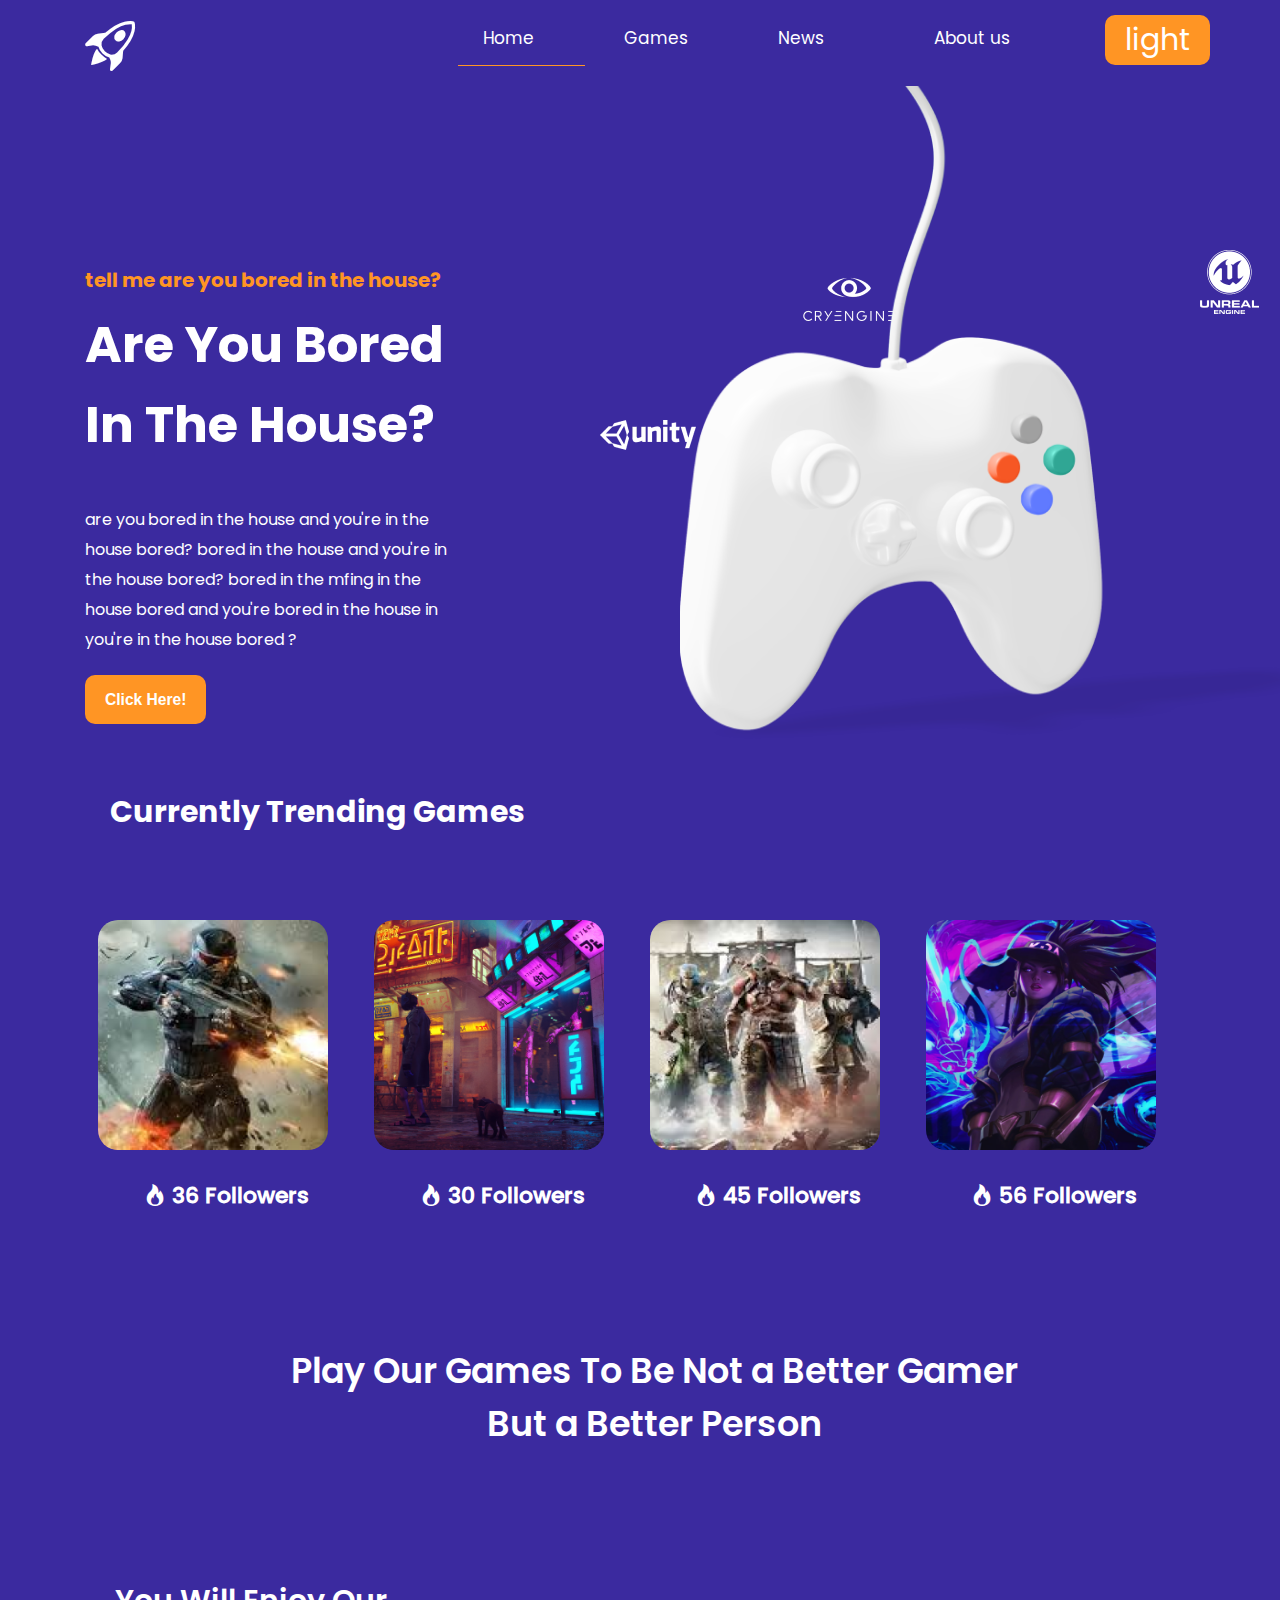
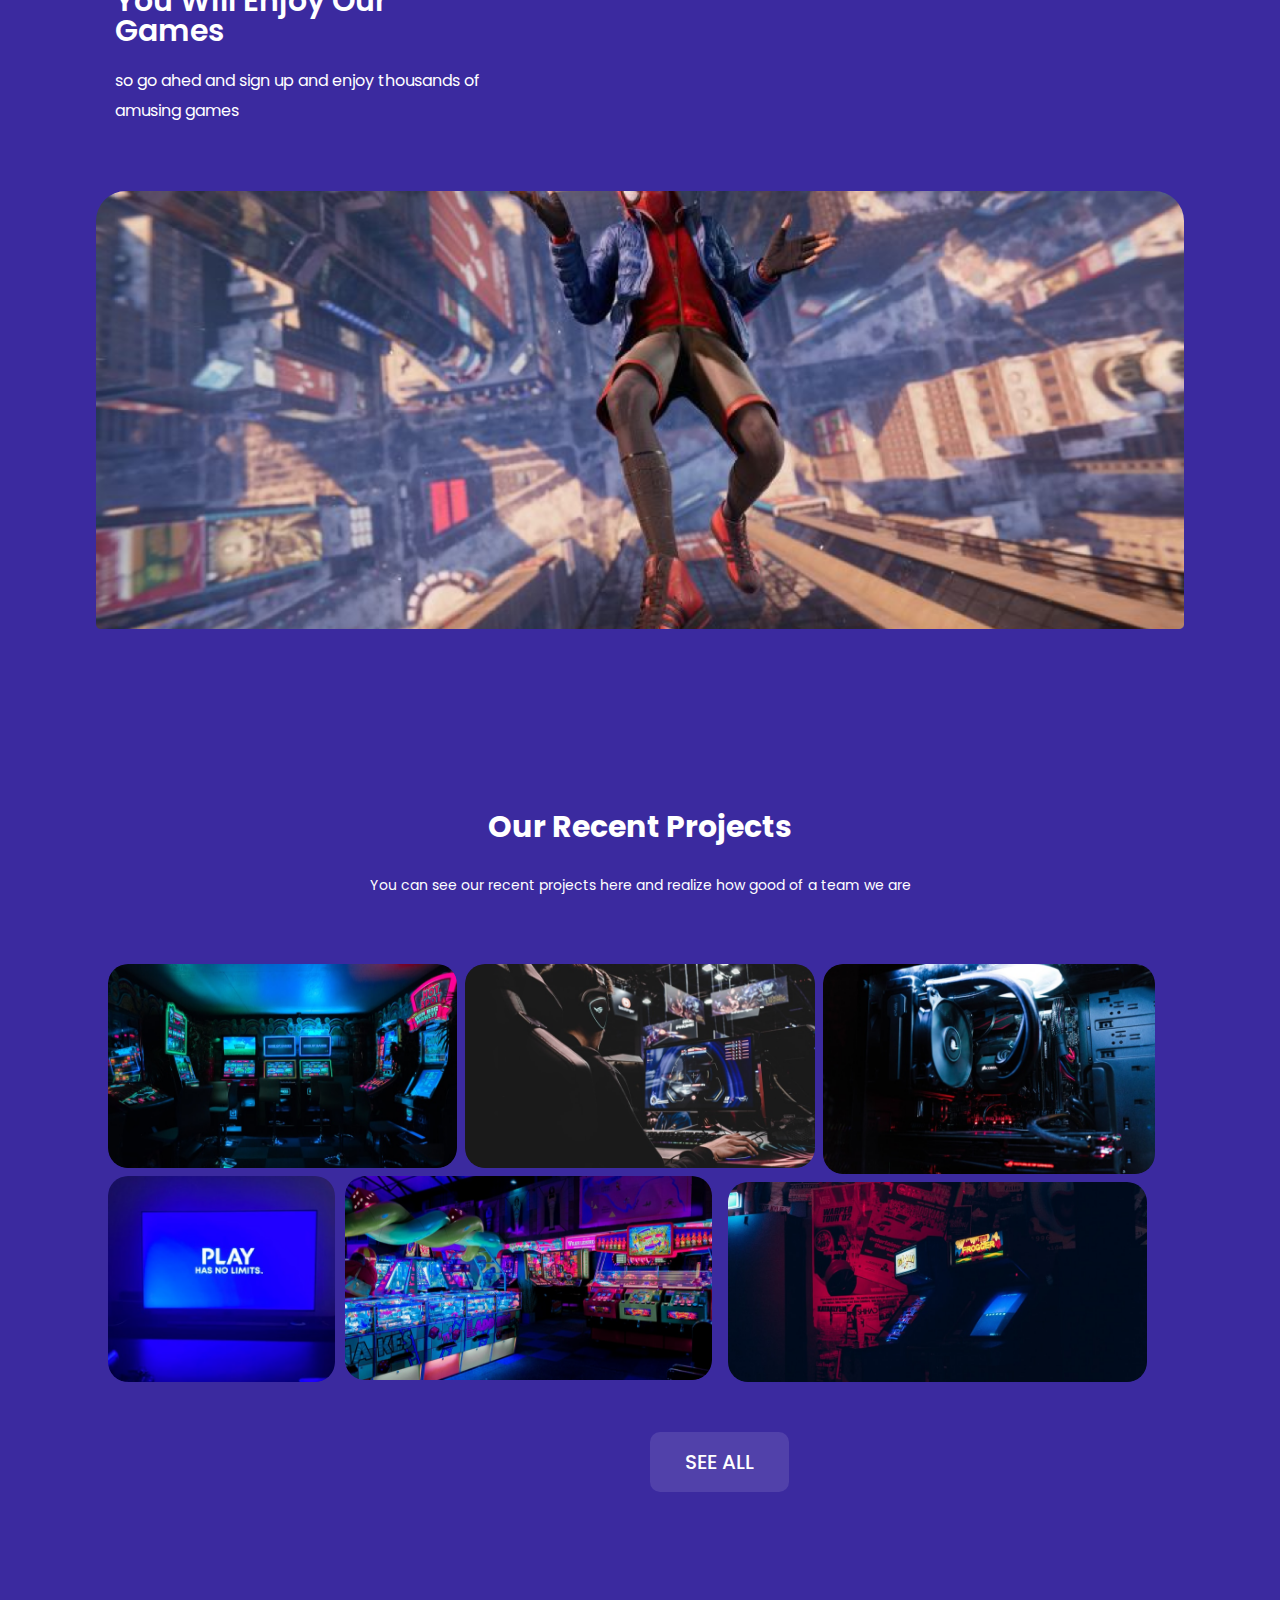
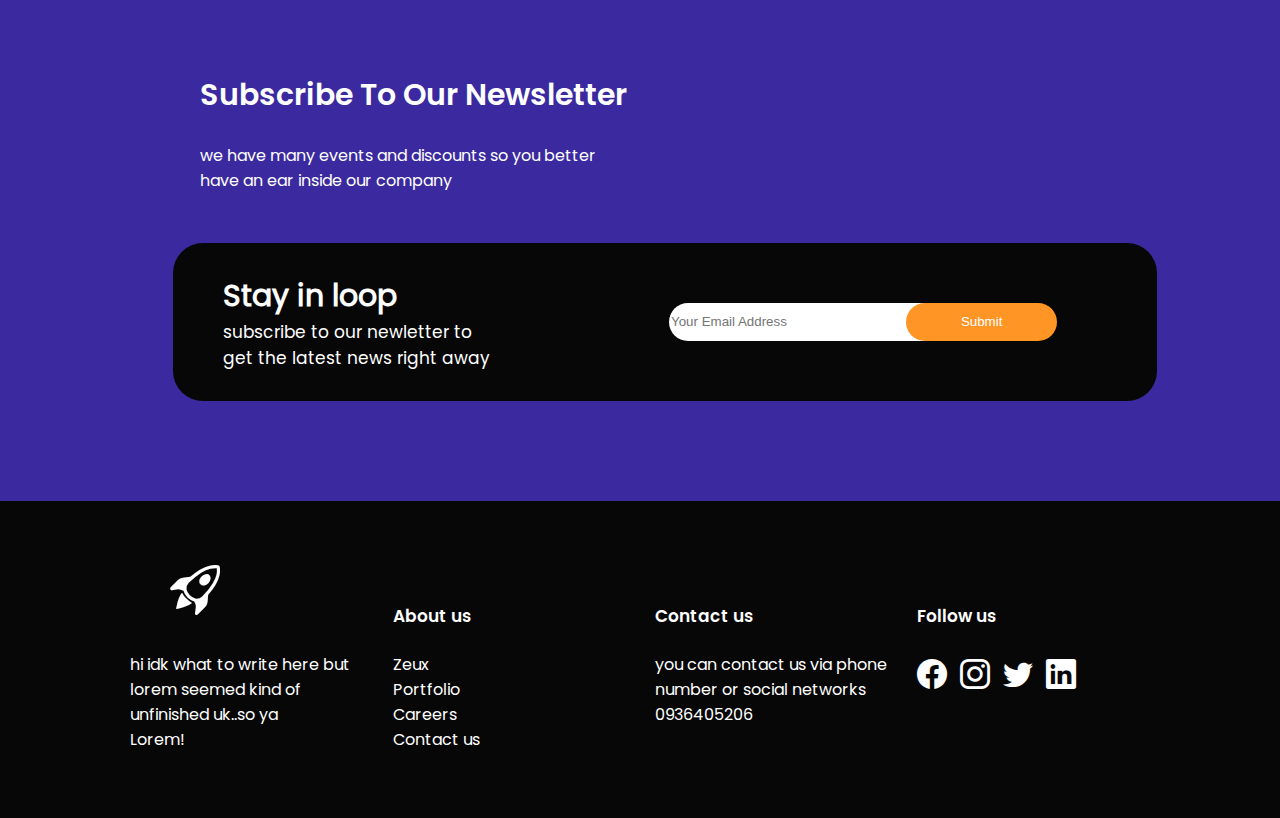
<file: index.html>
<!DOCTYPE html>
<html lang="en">
<head>
    <meta charset="UTF-8">
    <meta name="viewport" content="width=device-width, initial-scale=1.0">

    
  <!-- I just Got The Icons From Bootstrap Icons -->
    <link href=" https://cdn.jsdelivr.net/npm/bootstrap-icons@1.11.3/font/bootstrap-icons.min.css " rel="stylesheet">
   
    <link rel="stylesheet" href="./scripts/main.css">

    <meta name="description" content="Free Web Game Website">
    <link rel="icon" type="image/x-icon" href="./assets/images/favicon2.png">
    <title>GAMiFY</title>

    
</head>



  

<body>
    <header>
      <nav class="navbar navbar-expand-lg " id="navbar">
        <div class="navItemsCont">
          <div class="logo">
            <a class=" navItem" href="gi" style="padding-top: 0px; padding-bottom: 0px;"> <i class="bi bi-rocket-takeoff"></i></a>
          </div>
          
          <div class="options">
            <ul class="navbar-nav hotizontal ">
              <li class="nav-item">
                <a class=" text navItem activable" aria-current="page" href="./index.html">Home</a>
              </li>
              <li class="nav-item">
                <a class=" text navItem activable" href="./games.html">Games</a>
              </li>
              <li class="nav-item ">
                <a class=" text navItem activable" href="./news.html" role="button" data-bs-toggle="dropdown" aria-expanded="false">
                  News
                </a>
              </li>
              <li class="nav-item text activable ">
                <a class="nav-link navItem" href="./about.html" aria-disabled="true">About us</a>
              </li>

              <li class="nav-item text ">
                <button class=" navItem themeButton">light</button>
              </li>

            </ul>
          </div>
        </div>
      </nav>
    </header>

    <div class = "gameCtrlDiv section" id="section1">
       <img src="./assets/images/unity 1.png" class="unity">
       <img src="./assets/images/unreal 1.png" class="nintendo">
       <img src="./assets/images/cry 1.png" class="nvidia">
       
       <div class="sideText">
          <p class="lilOrange">tell me are you bored in the house?</p>
          <h1 class="sideTxtHeader">Are You Bored In The House?</h1>

          <p>
             are you bored in the house and you're in the house bored?
             bored in the house and you're in the house bored?
             bored in the mfing in the house bored and you're bored in the house in you're in the house bored ?
          </p>

          <a href="./games.html">
            <button class="btn btnSidetxt"><h3>Click Here!</h3></button>
          </a>
          
       </div>
     
       <img class="gameController" src="./assets/images/joy_stick.png">
    </div>

    
    
    <div class="trendingGames section" id="section2" >
        
        <h2 style="padding: 50px; font-size: 30px; padding-left: 110px; margin-top: 0px;">Currently Trending Games</h2>
        <ul>
          <li>
            <article>
              <img src="./assets/images/trend1.png">
              <h3 style="text-align: center;" class="large"><i class="bi bi-fire"></i> 36 Followers</h3>
            </article>
            
          </li>

          <li>
            <article>
              <img src="./assets/images/trend2.png">
              <h3 style="text-align: center;" class="large"><i class="bi bi-fire"></i> 30 Followers</h3>
            </article>
            
          </li>

          <li>
            <article>
              <img src="./assets/images/trend3.png">
              <h3 style="text-align: center;" class="large"><i class="bi bi-fire"></i> 45 Followers</h3>
            </article>
            
          </li>

          <li>
            <article>
              <img src="./assets/images/trend4.png">
              <h3 style="text-align: center;" class="large"><i class="bi bi-fire"></i> 56 Followers</h3>
            </article>
            
          </li>
        </ul>
    </div>

    <div class="midway section " id="section3">
        <h2 class="midwayTxt" style="margin: auto 270px ;">Play Our Games To Be Not a Better Gamer But a Better Person</h2>

        <div class="sideText" style="margin-left: 30px; margin-top: 60px;">
          
          <h1>You Will Enjoy Our Games</h1>

          <p>
             so go ahed and sign up and enjoy thousands of amusing games
            
          </p>
          
       </div>

        <img class="midwayImg" src="./assets/images/midwayspiderman.png">
    </div>
    <div class="ourProjects">
        <h2 style="text-align: center;">Our Recent Projects</h2>
        <p style="text-align: center;">You can see our recent projects here and realize how good of a team we are</p>

        <div class="row">

            <div class="column" >
                <img class="imgRad" src="./assets/images/colg1.png" style="width: 100%;">
                <img class="imgRad" src="./assets/images/colg5.png" style="width: 65%;">
                
            </div>
            <div class="column">
                <img class="imgRad" src="./assets/images/colg2.png" style="width: 100%;">
                <img class="imgRad" src="./assets/images/colg4.png" style="position: relative ; right : 120px ; width: 105%;">
            </div>
            <div class="column">
                <img class="imgRad" src="./assets/images/colg3.png" style="width: 95%;">
                <img class="imgRad" src="./assets/images/colg6.png" style="position: relative ; right : 95px ; width: 120%;">
                 
            </div>
        </div>

        <button>SEE ALL</button>
    </div>

    <div class="subscribe section" id="section4">

        <div style="margin-left: 50px;">
          <div style="margin-left: 150px; margin-bottom: 50px;" >
            <h2 style="margin-top: 0px;">Subscribe To Our Newsletter</h2>
            <p>we have many events and discounts so you better have an ear inside our company</p>
          </div>
         
          <form class="newsletterSub">
            <label for="fname">
              <div style="padding: 30px; padding-left: 50px; width:60%">
                <h2>Stay in loop</h2>
                <p>subscribe to our newletter to get the latest news right away</p>
              </div>
              
              </label>
              <br>
            <div class="inputEmailDiv">
              <input class="inputBoxEmail" type="text" id="fname" name="fname" placeholder="Your Email Address"><br>
              <input type="submit" value="Submit" class="submitEmailBut">
            </div>
          </form>
        </div>
    </div>

    <footer class="footerHome">
      <div class="container">
        <div class="row">

          <div class="footer-col" style="position: relative; bottom: 50px;">
            <h4><i class="bi bi-rocket-takeoff"></i></i></h4>
            <ul>
              <li><a href="#"><p>hi idk what to write here but lorem seemed kind of unfinished uk..so ya</p></a></li>
              <li><a href="#"><p>Lorem!</p></a></li>
            </ul>
          </div>

          <div class="footer-col">
            <h4>About us</h4>
            <ul>
              <li><a href="#"><p>Zeux</p></a></li>
              <li><a href="#"><p>Portfolio</p></a></li>
              <li><a href="#"><p>Careers</p></a></li>
              <li><a href="#"><p>Contact us</p></a></li>
            </ul>
          </div>

          <div class="footer-col">
            <h4>Contact us</h4>
            <ul>
              <li><a href="#"><p>you can contact us via phone number or social networks</p></a></li>
              <li><a href="#"><p>0936405206</p></a></li>
            </ul>
          </div>


          <div class="footer-col">
            <h4>Follow us</h4>
            <div class="socialLinks">
              <a href="#"><i class="bi bi-facebook"></i></a>
              <a href="#"><i class="bi bi-instagram"></i></a>
              <a href="#"><i class="bi bi-twitter"></i></a>
              <a href="#"><i class="bi bi-linkedin"></i></a>
            </div>
          </div>

        </div>
      </div>
    </footer>
   
    <script>
      const navLinkEls = document.querySelectorAll('.activable');
      const windowPathName = window.location.pathname;
      console.log(navLinkEls)
      navLinkEls.forEach(navLinkEl => {
        const navLinkPathName = new URL(navLinkEl.href).pathname;
  
        if((windowPathName === navLinkPathName) || (windowPathName === '/index.html' && navLinkPathName === '/')){
          console.log("hii")
          navLinkEl.classList.add('active');
        }
      });
    </script>
</body>
</html>
</file>
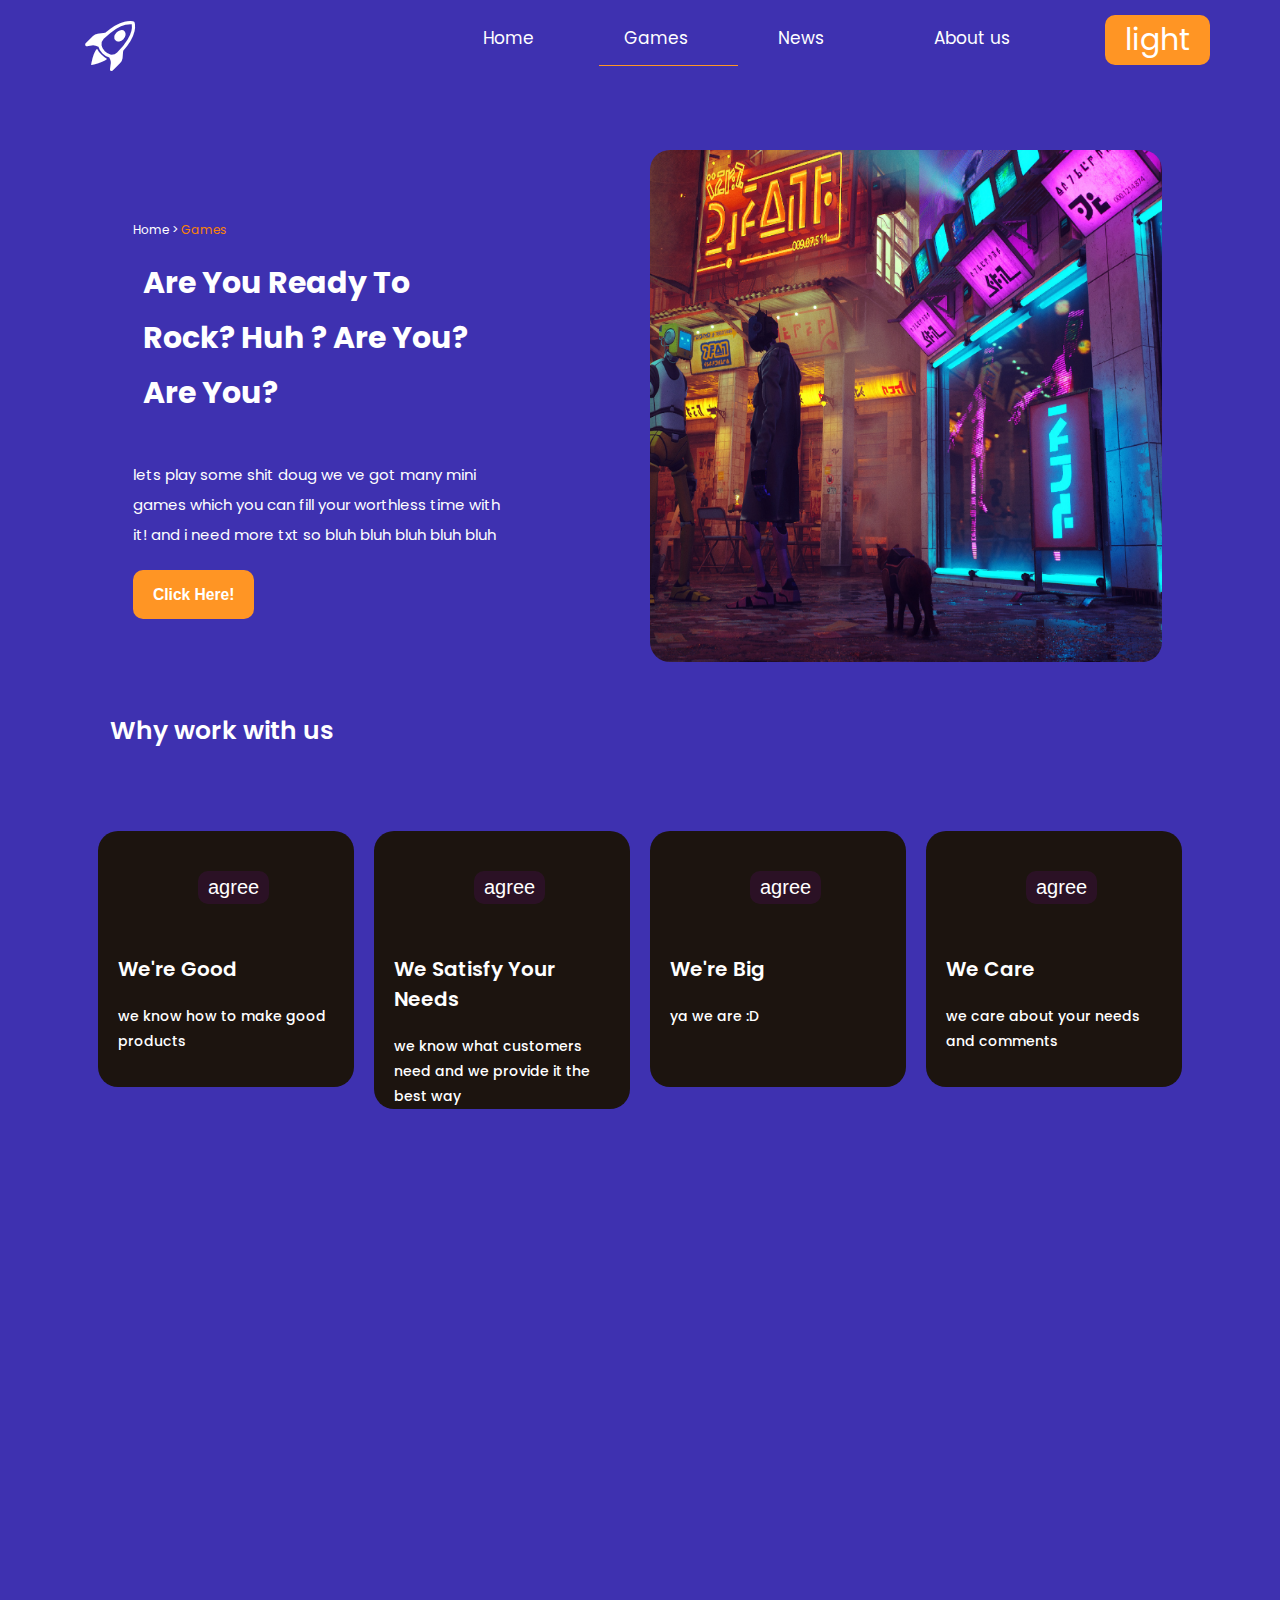
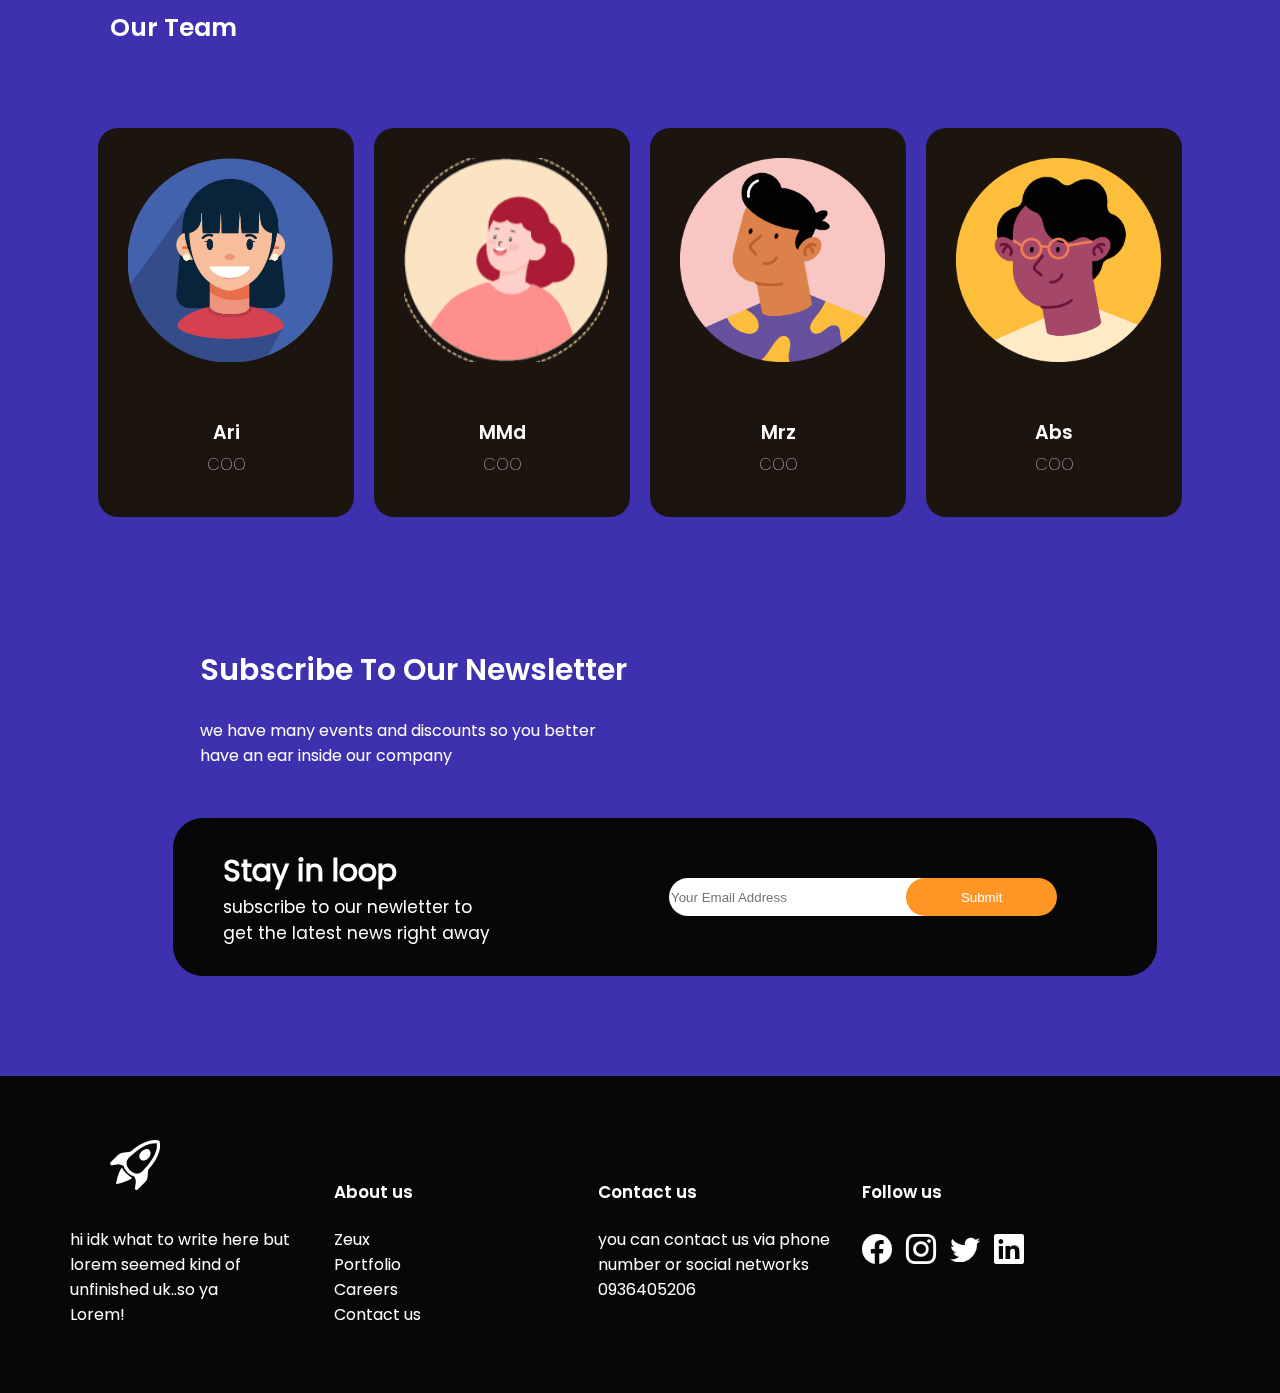
<file: games.html>
<!DOCTYPE html>
<html lang="en">
<head>
    <meta charset="UTF-8">
    <meta name="viewport" content="width=device-width, initial-scale=1.0">
    <link href=" https://cdn.jsdelivr.net/npm/bootstrap-icons@1.11.3/font/bootstrap-icons.min.css " rel="stylesheet">
   
    <link rel="stylesheet" href="./scripts/games.css">
    <meta name="description" content="Free Web Game Website">
    <link rel="icon" type="image/x-icon" href="./assets/images/favicon2.png">
    <title>GAMiFY</title>
</head>
<body>
  <header>
    <nav class="navbar navbar-expand-lg " id="navbar">
      <div class="navItemsCont">
        <div class="logo">
          <a class=" navItem" href="gi" style="padding-top: 0px; padding-bottom: 0px;"> <i class="bi bi-rocket-takeoff"></i></a>
        </div>
        
        <div class="options">
          <ul class="navbar-nav hotizontal ">
            <li class="nav-item">
              <a class=" text navItem activable" aria-current="page" href="./index.html">Home</a>
            </li>
            <li class="nav-item">
              <a class=" text navItem activable" href="./games.html">Games</a>
            </li>
            <li class="nav-item ">
              <a class=" text navItem activable" href="./news.html" role="button" data-bs-toggle="dropdown" aria-expanded="false">
                News
              </a>
            </li>
            <li class="nav-item text activable ">
              <a class="nav-link navItem" href="./about.html" aria-disabled="true">About us</a>
            </li>

            <li class="nav-item text ">
              <button class=" navItem themeButton">light</button>
            </li>

          </ul>
        </div>
      </div>
    </nav>
  </header>



    <div class = "gamePageFDiv section" id="section1">
        <div class="sideTextGames">
           <p style=" font-size: 12px;">Home > <span style="color : #FA8305 ;">Games</span></p>
           <h1 class="sideTxtHeader">Are You Ready To Rock? Huh ? Are You? Are You?</h1>
 
           <p>
              lets play some shit doug
              we ve got many mini games which you can fill your worthless time with it!
              and i need more txt so bluh bluh bluh bluh bluh 
           </p>
 
           <a href="./games.html">
             <button class="btn btnSidetxt"><h3>Click Here!</h3></button>
           </a>
           
        </div>
      
        <img style ="aspect-ratio: 1/1;" class="gamesPageFPic" src="./assets/images/gamespgfpic.png">
     </div>

     <div class="whyWWU">
        <h2>Why work with us</h2>
        <ul>
          <li>
            <article>
                <div>
                    <button>agree</button>
                    <h3>We're Good</h3>
                    <p>we know how to make good products</p>
                </div>
            </article>
            
          </li>

          <li>
            <article>
              <div>
                <button>agree</button>
                <h3>We Satisfy Your Needs</h3>
                <p>we know what customers need and we provide it the best way</p>
              </div>
              
            </article>
            
          </li>

          <li>
            <article>
                <div>
                    <button>agree</button>
                    <h3>We're Big</h3>
                    <p>ya we are :D</p>
                </div>
            </article>
            
          </li>

          <li>
            <article>
                <div>
                    <button>agree</button>
                    <h3>We Care</h3>
                    <p>we care about your needs and comments</p>
                </div>
            </article>
            
          </li>
        </ul>
     </div>

     <div class="support">
        <img src="./assets/images/supportt.png">
        <div>
            <h2>24 Hour Support</h2>
            <p>our team is always ready to help our customers with any issues , if you need help just call 0936405206 or contact us from our social medias</p>
        </div>
     </div>


     <div class="ourTeam">
        <h2>Our Team</h2>
        <ul>
          <li>
            <article>
                <div>
                    <img src="./assets/images/char1.png">
                    <h3 style="text-align: center;">Ari</h3>
                    <p>COO</p>
                </div>
            </article>
            
          </li>

          <li>
            <article>
              <div>
                <img src="./assets/images/char2.png">
                <h3 style="text-align: center;">MMd</h3>
                <p>COO</p>
              </div>
              
            </article>
            
          </li>

          <li>
            <article>
                <div>
                    <img src="./assets/images/char3.png">
                    <h3 style="text-align: center;">Mrz</h3>
                    <p>COO</p>
                </div>
            </article>
            
          </li>

          <li>
            <article>
                <div>
                    <img src="./assets/images/char4.png">
                    <h3 style="text-align: center;">Abs</h3>
                    <p>COO</p>
                </div>
            </article>
            
          </li>
        </ul>
     </div>

    <div class="subscribe section" id="section4">

        <div style="margin-left: 50px;">
          <div style="margin-left: 150px; margin-bottom: 50px;" >
            <h2 style="margin-top: 0px;">Subscribe To Our Newsletter</h2>
            <p>we have many events and discounts so you better have an ear inside our company</p>
          </div>
         
          <form class="newsletterSub">
            <label for="fname">
              <div style="padding: 30px; padding-left: 50px; width:60%">
                <h2>Stay in loop</h2>
                <p>subscribe to our newletter to get the latest news right away</p>
              </div>
              
              </label>
              <br>
            <div class="inputEmailDiv">
              <input class="inputBoxEmail" type="text" id="fname" name="fname" placeholder="Your Email Address"><br>
              <input type="submit" value="Submit" class="submitEmailBut">
            </div>
          </form>
        </div>
    </div>

    <footer class="footerHome">
      <div class="container">
        <div class="row">

          <div class="footer-col" style="position: relative; bottom: 50px;">
            <h4><i class="bi bi-rocket-takeoff"></i></i></h4>
            <ul>
              <li><a href="#"><p>hi idk what to write here but lorem seemed kind of unfinished uk..so ya</p></a></li>
              <li><a href="#"><p>Lorem!</p></a></li>
            </ul>
          </div>

          <div class="footer-col">
            <h4>About us</h4>
            <ul>
              <li><a href="#"><p>Zeux</p></a></li>
              <li><a href="#"><p>Portfolio</p></a></li>
              <li><a href="#"><p>Careers</p></a></li>
              <li><a href="#"><p>Contact us</p></a></li>
            </ul>
          </div>

          <div class="footer-col">
            <h4>Contact us</h4>
            <ul>
              <li><a href="#"><p>you can contact us via phone number or social networks</p></a></li>
              <li><a href="#"><p>0936405206</p></a></li>
            </ul>
          </div>


          <div class="footer-col">
            <h4>Follow us</h4>
            <div class="socialLinks">
              <a href="#"><i class="bi bi-facebook"></i></a>
              <a href="#"><i class="bi bi-instagram"></i></a>
              <a href="#"><i class="bi bi-twitter"></i></a>
              <a href="#"><i class="bi bi-linkedin"></i></a>
            </div>
          </div>

        </div>
      </div>
    </footer>

    <script>
        const navLinkEls = document.querySelectorAll('.activable');
        const windowPathName = window.location.pathname;
        console.log(navLinkEls)
        navLinkEls.forEach(navLinkEl => {
          const navLinkPathName = new URL(navLinkEl.href).pathname;
    
          if((windowPathName === navLinkPathName) || (windowPathName === './index.html' && navLinkPathName === './')){
            console.log("hii")
            navLinkEl.classList.add('active');
          }
        });
      </script>
</body>
</html>
</file>
<file: scripts/main.css>
@font-face {
    font-family: 'ExBold';
    font-weight: 800;
    src: url('../assets/fonts/Poppins-ExtraBold.ttf') ;
       
}

@font-face {
    font-family: 'Bold';
    font-weight: 700;
    src: url('../assets/fonts/Poppins-Bold.ttf') ;
       
}

@font-face {
    font-family: 'SemiBold';
    font-weight: 600;
    src: url('../assets/fonts/Poppins-SemiBold.ttf') ;
       
}

@font-face {
    font-family: 'Thin';
    font-weight: 300;
    src: url('../assets/fonts/Poppins-Thin.ttf') ;
       
}

@font-face {
    font-family: 'Medium';
    font-weight: 500;
    src: url('../assets/fonts/Poppins-Medium.ttf') ;
       
}

@font-face {
    font-family: 'Regular';
    font-weight: 400;
    src: url('../assets/fonts/Poppins-Regular.ttf') ;
       
}

:root{
    --black: #070707;
}

h3,h1,h2,h4,h5,h6,p{
    color: #fff;
}

.bi-rocket-takeoff{

    font-size: 50px ;
    margin-left: 40px;
    margin-right:20px ;
    
}



.text{
    font-size:30px;
    margin-left: 20px;
}

.navItem{
    color: #fff;
    font-size: 17px;
    font-family: Regular;
    margin: 0px 30px;
    margin-top: 10px;

   
}
a :active{
    text-decoration: underline;
}

.navbar a:hover{
    
    color: #fff;
    transition: 0.1s;
    text-shadow: 
        0 0 2px #fff,
        0 0 4px #fff ,
        0 0 10px #02e1fa,
        0 0 12px #02e1fa
    ;
}

.navbar{
    z-index: 999;
    position: fixed;
    width: 100%;
    background-color: #3B2A9F;  
}




.navItemsCont{
    width: 100%;
    display: flex;
    flex-direction: row;
    justify-content: space-between;
}

.options{
    margin-right: 40px;
}

body{
    background-color: #3B2A9F;
    ;
    font-family: 'Bold';
    font-weight: normal;
    margin: 0;
    scroll-behavior: smooth;
    max-width: 1440px;
    

}

.unity{
    position: absolute;
    translate: 600px 420px;
    font-size: 50px;
    
}

.nintendo{
    position: absolute;
    font-size: 50px;
    translate: 1200px 250px;
    
}

.nvidia{
    position: absolute;
    font-size: 50px;
    translate: 800px 250px;
   
}

.gameCtrlDiv{
    
    width: 100%;
    display: flex;
    justify-content: space-between; 
}

.gameController{
    width:50%;
   float : right;
   overflow: hidden;
   position: relative;
   left: 40px;
}


.sideText{
    padding: 15px;
    color: #fff;
    width:30%;
    margin-top: 250px;
   
    font-size: 16px;
    font-family: Regular;
    position: relative;
    left:70px ;
    line-height: 30px;
}


.lilOrange{
    color: #ff9524;
    font-family: Bold;
    font-size: 20px;
}

.sideTxtHeader{
    margin: 10px;
    margin-left: 0px;
    margin-bottom: 40px;
    line-height: 80px;
   font-family: Bold;
    font-size: 50px;
}

.btnSidetxt{
    background-color: #ff9524;
    color:#fff ;
   
    margin-top: 20px;
}

.btnSidetxt:hover{
    background-color: #E83D29;
}

.trendingGameCards{
    width:100%;
    
}

.trendingGames{
   
    padding-bottom: 40px;
    clear: both;
    bottom: 300px;
    
}



.large:hover{
    font-size: 20px;
    transition: 0.3s;
}


.trendingGames article :hover{
  
    transition: 0.3s;
    opacity: 70%;
}

.trendingGames h3{
    font-family: Medium;
    font-size: 22px;
}

.gameImg{
    aspect-ratio: 9 / 12;
}

.cardOver{
    margin-top: 200px;    
}

.midwayImg{
    width: 85%;
    margin-top: 50px;
    margin-left: auto;
    margin-right: auto;
    padding-bottom: 150px;
    display: block;
    border-radius: 30px;
}

.midwayTxt{
    padding-top: 60px;
    padding-bottom: 40px;
   
    margin-top: 0;
    font-family: SemiBold;
    font-size: 35px;
    width:60%;
    text-align: center;
}

.midway h1 {
    font-family: SemiBold;
    font-size: 30px;
}

.midway p{
    font-family: Regular;
    font-size: 16px;
}

.ourProjects{
    
    padding: 100px;
    padding-top: 0px;
}

.ourProjects p{
    font-family: Regular;
    font-size: 14px;
}
.row {
    display: -ms-flexbox; 
    display: flex;
    -ms-flex-wrap: wrap; 
    flex-wrap: wrap;
    padding: 0 4px;
    justify-content: center;
    margin-top: 60px;
  }
  
  
  .column {
    -ms-flex: 25%; 
    flex: 25%;
    max-width: 40%;
    padding: 0 4px;
  }
  
  .column img {
    margin-top: 8px;
    vertical-align: middle;
    width: 100%;
  }

  .imgRad{
    border-radius: 20px;
  }


  .navbar ul , .trendingGames ul{
    list-style-type: none;
    margin: 0;
    padding: 0;
    overflow: hidden;
    box-sizing: inherit;
  }

  .navbar a {
    text-decoration: none;
    padding: 15px;
    display: block;

  }

  .navbar li , .trendingGames li{
    float :left;
  }

 .trendingGames li {
    width: 20%;
    margin: 10px;
  }

  .trendingGames img {
    aspect-ratio: 1/1;
    width: 90%;
    border-radius: 20px; 
  }

  .trendingGames ul{
   
    display: flex;
    justify-content: center;
  }



button{
    border-radius: 10px;
    padding: 0px 20px;
    border: none;
    
}

h2{
    font-size: 30px
}

.subscribe{
   
   
    padding-top: 80px;
}

.subscribe h2 {
    font-size: 30px;
    font-family: SemiBold;
}

.subscribe p {
    font-size: 16px;
    font-family: Regular;
    width: 40%;
}

.newsletterSub h2{
    font-family: Regular;
}

.newsletterSub p{
    font-size: 17px;
    width: 100%;
}

.newsletterSub{
    display: flex;
    margin: auto;
    width:80%;
    border-radius: 30px;
    background-color: var(--black);
    justify-content: center;
    margin-bottom: 100px;
}

.newsletterSub h2 , p {
    border: 0px;
    margin: 0px;
}

.inputEmailDiv   {
    display: flex;
    padding: 60px 40px;
    
    width: 60%;
   
}

.submitEmailBut{
    position: relative;
    right: 60px;
    width: 50%;
    background-color: #ff9524;
    color: #fff;
    border-radius: 30px;
    border: none;
   
}


.inputBoxEmail{
   
    width: 100%;
    border-radius: 20px;
    border: none;
   
}


.footerHome{
    background-color: var(--black) ;
    padding-top: 80px;
    
}

.footerHome h4{
    font-family: SemiBold;
    font-size: 17px;
}

.footerHome p {
    font-family: Regular;
    font-size: 16px;
}

.footerHome .row{
    margin-top: 0px;
    display: flex;
    flex-wrap: wrap;
}

.footerHome li , ul {
    color: #fff;
    list-style: none;
}

.footerHome ul{
    padding: 0px;
}

.footerHome .footer-col{
    width: 20%;
    padding: 0 15px;
}

.footerHome .container{
    max-width: 1170px;
    background-color: var(--black);
    margin: auto;
    
}

a{
    text-decoration: none;
}

.socialLinks i {
    color: #fff;
    font-size: 30px;
    padding-right: 10px;
}





.themeButton{
    background-color: #ff9524;
    font-family: Regular;
    padding: 2px 20px;
    
    margin-top: 15px;
    font-size: 30px;
}

.themeButton:hover{
    background-color: #E83D29;
    font-family: Medium;
}

.navbar li{
    position: relative;
}

.ourProjects button{
    font-size: 20px;
    padding: 15px 35px;
    margin-top: 50px;
    background-color: #5141AA;
    color: white;
    margin-left: 550px;
    font-family: Medium;
}


.active::after{
    content: '';
    height: 4px;
    width: 90%;
    background-color: #ff9524;
    position: absolute;
    left: 20px;
    bottom: 0px;
    top: 65px;
    opacity:1 ;
    
}
</file>
<file: scripts/games.css>
@font-face {
    font-family: 'ExBold';
    font-weight: 800;
    src: url('../assets/fonts/Poppins-ExtraBold.ttf') ;
       
}

@font-face {
    font-family: 'Bold';
    font-weight: 700;
    src: url('../assets/fonts/Poppins-Bold.ttf') ;
       
}

@font-face {
    font-family: 'SemiBold';
    font-weight: 600;
    src: url('../assets/fonts/Poppins-SemiBold.ttf') ;
       
}

@font-face {
    font-family: 'Thin';
    font-weight: 300;
    src: url('../assets/fonts/Poppins-Thin.ttf') ;
       
}

@font-face {
    font-family: 'Medium';
    font-weight: 500;
    src: url('../assets/fonts/Poppins-Medium.ttf') ;
       
}

@font-face {
    font-family: 'Regular';
    font-weight: 400;
    src: url('../assets/fonts/Poppins-Regular.ttf') ;
       
}

:root{
    --black: #070707;
}

h3,h1,h2,h4,h5,h6,p{
    color: #fff;
}

.bi-rocket-takeoff{

    font-size: 50px ;
    margin-left: 40px;
    margin-right:20px ;
    
}

.themeButton{
    background-color: #ff9524;
    font-family: Poppins;
    padding: 2px 20px;
    
    margin-top: 15px;
    font-size: 30px;
}

.themeButton:hover{
    background-color: #E83D29;
    font-family: Poppins;
    padding: 2px 20px;
    
    margin-top: 15px;
    font-size: 30px;
}

.navbar li{
    position: relative;
}


.active::after{
    content: '';
    height: 4px;
    width: 90%;
    background-color: #ff9524;
    position: absolute;
    left: 20px;
    bottom: 0px;
    top: 65px;
    opacity:1 ;
    
}



.text{
    font-size:30px;
    margin-left: 20px;
}

.navItem{
    color: #fff;
    font-size: 17px;
    font-family: Regular;
    margin: 0px 30px;
    margin-top: 10px;

   
}

a :active{
    text-decoration: underline;
}

.navbar a:hover{
    
    color: #fff;
    transition: 0.1s;
    text-shadow: 
        0 0 2px #fff,
        0 0 4px #fff ,
        0 0 10px #02e1fa,
        0 0 12px #02e1fa
    ;
}

.navbar{
    z-index: 999;
    position: fixed;
    width: 100%;
    background-color: #3e31b0;
    
    
    
}


.navItemsCont{
    width: 100%;
    display: flex;
    flex-direction: row;
    justify-content: space-between;
}

.options{
    margin-right: 40px;
}

body{
    background-color: #3e31b0;
    font-family: 'Poppins';
    font-weight: normal;
    margin: 0;
    scroll-behavior: smooth;
    max-width: 1440px;

}
    

.sideTxtHeader{
    margin: 10px;
    margin-bottom: 40px;
    font-size: 30px;
    font-family: Bold;
    line-height:55px;
}

.btnSidetxt{
    background-color: #ff9524;
    color:#fff ;

    margin-top: 20px;
    
}

.btnSidetxt:hover{
    background-color: #E83D29;
}


.gamePageFDiv{
    background-color: #3e31b0;
    width: 100%;
    display: flex;
    justify-content: space-evenly; 
}

.gamesPageFPic{
    width: 40%;
    height: 40%;
    margin-top: 150px;
    border-radius: 20px;
}

.sideTextGames{
    padding: 15px;
    color: #fff;
    width:30%;
    margin-top: 200px;
    background-color: #3e31b0;
    font-size: 22px;
    font-size: 15px;
    font-family: Regular;
    line-height: 30px;
}


.themeButton{
    background-color: #ff9524;
    font-family: Regular;
    padding: 2px 20px;
    
    margin-top: 15px;
    font-size: 30px;
}

.themeButton:hover{
    background-color: #E83D29;
    font-family: Regular;
}


.footerHome{
    background-color: var(--black) ;
    padding-top: 80px;
    
}

.footerHome h4{
    font-family: SemiBold;
    font-size: 17px;
}

.footerHome p {
    font-family: Regular;
    font-size: 16px;
}

.footerHome .row{
    margin-top: 0px;
    display: flex;
    flex-wrap: wrap;
}

.footerHome li , ul {
    color: #fff;
    list-style: none;
}

.footerHome ul{
    padding: 0px;
}

.footerHome .footer-col{
    width: 20%;
    padding: 0 15px;
}

.footerHome .container{
    max-width: 1170px;
    background-color: var(--black);
    margin: auto;
    
}

a{
    text-decoration: none;
}

.socialLinks i {
    color: #fff;
    font-size: 30px;
    padding-right: 10px;
}

button{
    border-radius: 10px;
    padding: 0px 20px;
    border: none;
    
}

h2{
    font-size: 30px
}

.subscribe{
    padding-bottom: 100px;
    background-color: #3e31b0;
    padding-top: 80px;
}

.subscribe h2 {
    font-size: 30px;
    font-family: SemiBold;
}

.subscribe p {
    font-size: 16px;
    font-family: Regular;
    width: 40%;
}

.newsletterSub h2{
    font-family: Regular;
}

.newsletterSub p{
    font-size: 17px;
    width: 100%;
}

.newsletterSub{
    display: flex;
    margin: auto;
    width:80%;
    border-radius: 30px;
    background-color: var(--black);
    justify-content: center;
   
}

.newsletterSub h2 , p {
    border: 0px;
    margin: 0px;
}

.inputEmailDiv   {
    display: flex;
    padding: 60px 40px;
    
    width: 60%;
   
}

.submitEmailBut{
    position: relative;
    right: 60px;
    width: 50%;
    background-color: #ff9524;
    color: #fff;
    border-radius: 30px;
    border: none;
   
}


.inputBoxEmail{
   
    width: 100%;
    border-radius: 20px;
    border: none;
   
}

@font-face {
    font-family: 'Poppins';
    src: url('../assets/fonts/Poppins-SemiBold.ttf') ;
       
}


.navbar ul , .trendingGames ul{
    list-style-type: none;
    margin: 0;
    padding: 0;
    overflow: hidden;
    box-sizing: inherit;
  }

  .navbar a {
    text-decoration: none;
    padding: 15px;
    display: block;

  }

  .navbar li{
    float :left;
  }


  .whyWWU , .ourTeam{
    padding-bottom: 40px;
    clear: both;
    bottom: 300px;
    background-color: #3e31b0;
    
}

.whyWWU h3 ,.ourTeam h3{
    padding: 0 20px ;
    padding-top: 30px;
    font-family: SemiBold;
    font-size: 20px;
}

.whyWWU h2 {
    
    padding: 50px; 
    font-size: 25px;
    padding-left: 110px;
    margin-top: 0px;
    font-family: SemiBold;
}

.ourTeam h2 {
    padding: 50px; 
    font-size: 30px; 
    padding-left: 110px; 
    margin-top: 0px;
    font-family: SemiBold;
    font-size: 25px;
}

.whyWWU p , .ourTeam p{
    padding: 0 20px ;
    font-size: 14px;
    font-family: Medium;
    line-height: 25px;
}

.whyWWU button , .ourTeam button{
    margin: 0 100px ;
    margin-top: 40px;
    font-size: 20px;
    padding: 5px 10px;
    color: #fff;
    background: #B000DC1C;

}

.whyWWU div , .ourTeam div{
    background-color: #3e31b0;
}
.whyWWU div:hover , .ourTeam div:hover{
    filter: drop-shadow(-10px -10px 10px white);
}

.whyWWU article:hover , .ourTeam article:hover{
    transition: 0.3s;
    font-size: larger;
}

.trendingGameCards{
    width:100%;
    
}

.whyWWU ul , .ourTeam ul{
    list-style-type: none;
    margin: 0;
    padding: 0;
    overflow: hidden;
    box-sizing: inherit;
  }

  .whyWWU li , .ourTeam li{
    float :left;
  }

 .whyWWU li , .ourTeam li{
    width: 20%;
    margin: 10px;
  }

  .whyWWU div , .ourTeam div{
    aspect-ratio: 1/1;
    width: 100%;
    background-color: #1C140F;
    border-radius: 20px; 
  }

  .ourTeam img{
    width :80%;
    aspect-ratio: 1/1;
    margin-left: 30px;
    margin-top: 30px;
  }

  .ourTeam p{
    text-align: center;
    font-family: Thin;
    padding-bottom: 40px;
    font-size: 16px;
  }
  .ourTeam h3{
    margin-bottom: 5px;
    font-size: 19px;
    font-family: Semibold;
  }

  .whyWWU ul , .ourTeam ul{
   
    display: flex;
    justify-content: center;
  }

  .support{
    position: fixed;
    translate: 0 00px;
    z-index: -1;
    width: 100%;
    background-color:#1C140F;
    top:0px;
    display: flex;
    justify-content: space-between;
  }

  .support h2 {
    font-family: SemiBold;
    font-size: 28px;
  }

  .support p {
    font-family:Regular;
    line-height: 30px;
    font-size: 16px;
  }

  .support div{
    margin-top: 250px;
    width: 30%;
    padding-right: 100px;
  }

  .support img{
    width: 48%;
   
  }

  .ourTeam{
    margin-top: 400px;
    background-color: #3e31b0;
  }
</file>
